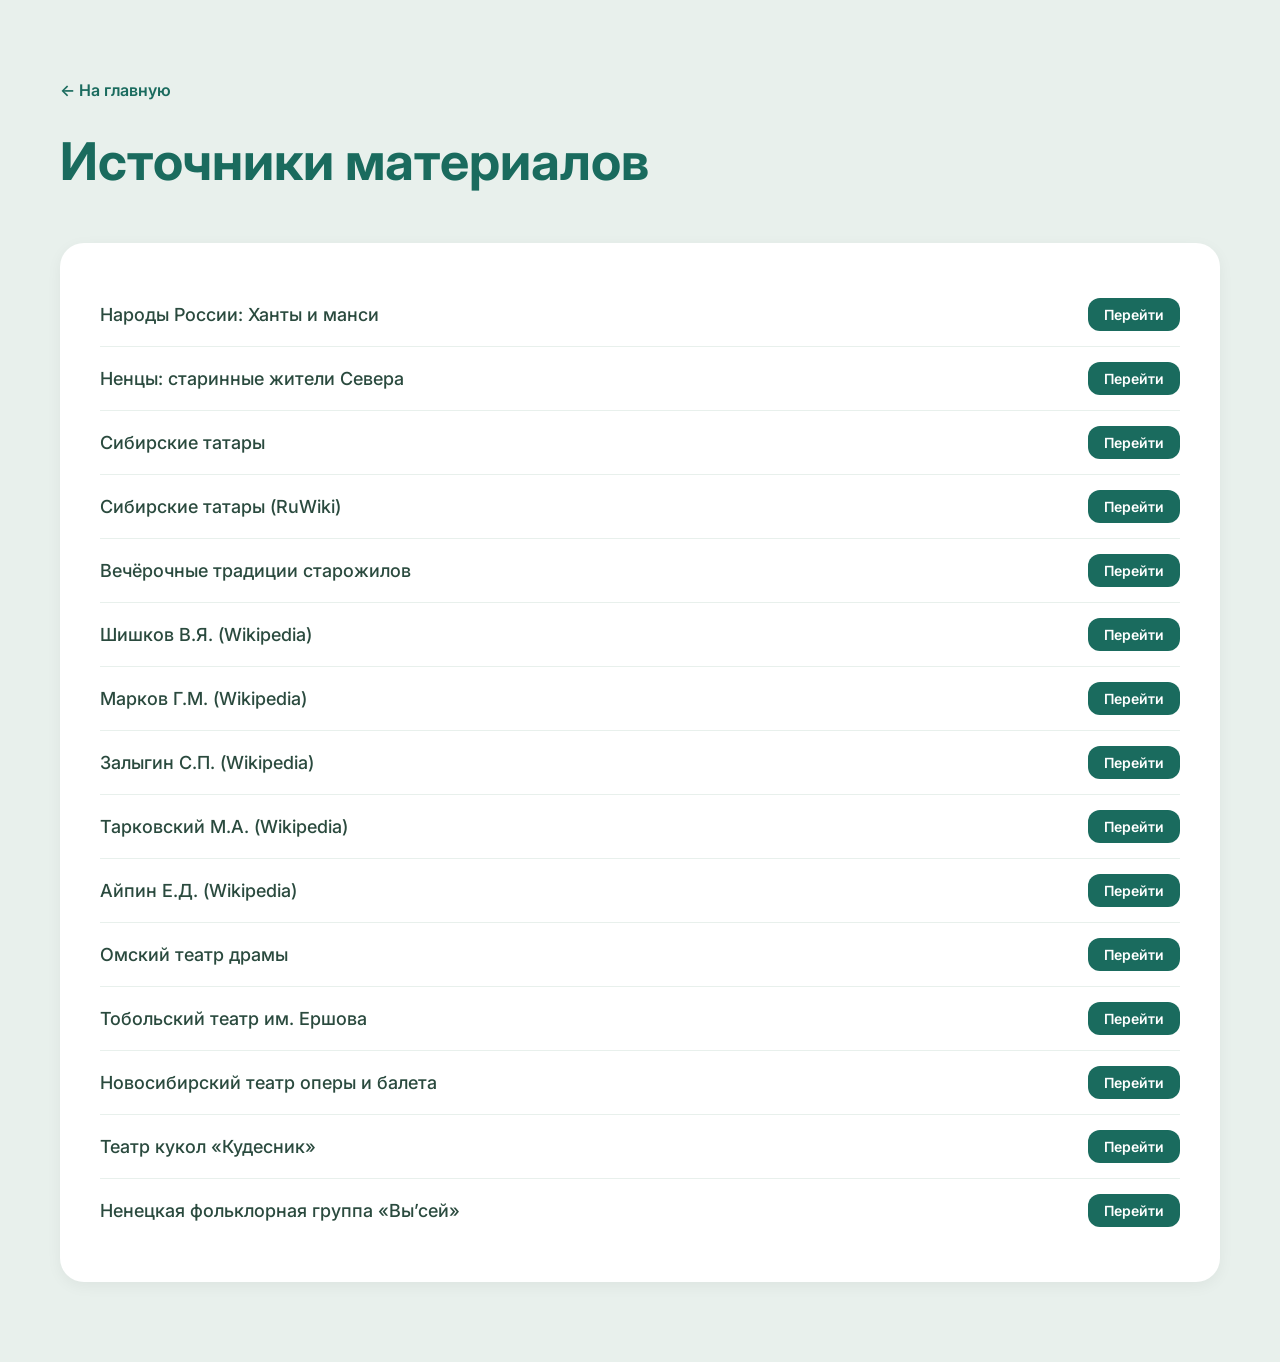
<file: sources.html>
<!DOCTYPE html>
<html lang="ru">
<head>
    <meta charset="UTF-8">
    <meta name="viewport" content="width=device-width, initial-scale=1.0">
    <link rel="icon" href="images/river.ico">
    <title>Источники материалов</title>
    <link rel="stylesheet" href="style.css">
    <link href="https://fonts.googleapis.com/css2?family=Inter:wght@300;400;500;600;700;800&display=swap" rel="stylesheet">
</head>
<body class="alt-bg">

    <main class="content-section">
        <a href="index.html" class="back-link">← На главную</a>
        <h2>Источники материалов</h2>
        <div class="sources-container">
            <ul class="sources-list">
                <li><span>Народы России: Ханты и манси</span> <a href="https://nasledie.digital/articles/narody-rossii-hanty-i-mansi/">Перейти</a></li>
                <li><span>Ненцы: старинные жители Севера</span> <a href="https://travelask.ru/articles/nentsy-starinnye-zhiteli-severa">Перейти</a></li>
                <li><span>Сибирские татары</span> <a href="https://travelask.ru/articles/sibirskie-tatary-hraniteli-kultury-sibirskih-narodov">Перейти</a></li>
                <li><span>Сибирские татары (RuWiki)</span> <a href="https://ru.ruwiki.ru/wiki/Сибирские_татары">Перейти</a></li>
                <li><span>Вечёрочные традиции старожилов</span> <a href="https://omsk-gcnt.ru/nematerialnoe-kulturnoe-nasledie/vechyerochnye-traditsii-russkikh-starozhilov-chaldonov-omskogo-priirtyshya/">Перейти</a></li>
                <li><span>Шишков В.Я. (Wikipedia)</span> <a href="https://ru.wikipedia.org/wiki/Шишков,_Вячеслав_Яковлевич">Перейти</a></li>
                <li><span>Марков Г.М. (Wikipedia)</span> <a href="https://ru.wikipedia.org/wiki/Марков,_Георгий_Мокеевич">Перейти</a></li>
                <li><span>Залыгин С.П. (Wikipedia)</span> <a href="https://ru.wikipedia.org/wiki/Залыгин,_Сергей_Павлович">Перейти</a></li>
                <li><span>Тарковский М.А. (Wikipedia)</span> <a href="https://ru.wikipedia.org/wiki/Тарковский,_Михаил_Александрович">Перейти</a></li>
                <li><span>Айпин Е.Д. (Wikipedia)</span> <a href="https://ru.wikipedia.org/wiki/Айпин,_Еремей_Данилович">Перейти</a></li>
                <li><span>Омский театр драмы</span> <a href="https://ru.wikipedia.org/wiki/Омский_академический_театр_драмы">Перейти</a></li>
                <li><span>Тобольский театр им. Ершова</span> <a href="https://ru.ruwiki.ru/wiki/Тобольский_драматический_театр_имени_П._П._Ершова">Перейти</a></li>
                <li><span>Новосибирский театр оперы и балета</span> <a href="https://ru.wikipedia.org/wiki/Новосибирский_театр_оперы_и_балета">Перейти</a></li>
                <li><span>Театр кукол «Кудесник»</span> <a href="https://quicktickets.ru/birobidzhan-teatr-kukol-kudesnik/contact">Перейти</a></li>
                <li><span>Ненецкая фольклорная группа «Вы’сей»</span> <a href="https://ocnk.yanao.ru/collective/neneczkaya-folklornaya-gruppa-vysej/">Перейти</a></li>
            </ul>
        </div>
    </main>

</body>
</html>
</file>
<file: style.css>
* {
    margin: 0;
    padding: 0;
    box-sizing: border-box;
}


body {
    font-family: 'Inter', sans-serif;
    background: #f0f4f2;
    color: #1a2e28;
}

.container {
    width: 100%;
    height: 100vh;
    background-image: url('images/Обь-Иртышский.png');
    background-size: cover;
    background-position: center;
    background-repeat: no-repeat;
    position: relative;
}

.container h1 {
    position: absolute;
    top: 100px;
    left: 170px;
    font-size: 100px;
    font-weight: 800;
    background: linear-gradient(90deg, #2ecc71, #27ae60, #1abc9c);
    -webkit-background-clip: text;
    background-clip: text;
    color: transparent;
}

.btn {
    position: absolute;
    top: 400px;
    left: 170px;
    padding: 16px 48px;
    font-size: 24px;
    font-weight: 600;
    color: white;
    background: linear-gradient(90deg, #2ecc71, #27ae60);
    border: none;
    border-radius: 60px;
    cursor: pointer;
    transition: opacity 0.2s;
}

.btn:hover {
    opacity: 0.9;
}


.content-section {
    max-width: 1600px;
    margin: 0 auto;
    padding: 80px 60px;
}

.alt-bg {
    background: #e8f0ec;
}

h2 {
    font-size: 52px;
    color: #1a6b5e;
    margin-bottom: 50px;
}

.peoples-grid {
    display: grid;
    grid-template-columns: repeat(4, 1fr);
    gap: 40px;
}

.card {
    background: white;
    border-radius: 20px;
    overflow: hidden;
    transition: transform 0.2s;
}

.card:hover {
    transform: translateY(-5px);
}

.card img {
    width: 100%;
    height: auto;
    object-fit: cover;
}

.card h3 {
    font-size: 28px;
    color: #1a6b5e;
    padding: 24px 24px 12px;
}

.card p {
    padding: 0 24px 24px;
    font-size: 18px;
    color: #2a4a3e;
    line-height: 1.6;
}

.block {
    display: flex;
    gap: 80px;
    align-items: center;
}

.block.reverse {
    flex-direction: row-reverse;
}

.block-text {
    flex: 1;
}

.block-text p {
    font-size: 20px;
    line-height: 1.7;
    color: #2a4a3e;
    margin-bottom: 20px;
}

.block-image {
    flex: 1;
}

.block-image img {
    width: 100%;
    height: auto;
    object-fit: cover;
    border-radius: 20px;
}

.authors {
    margin-top: 70px;
}

.authors h3 {
    font-size: 36px;
    color: #1a6b5e;
    margin-bottom: 40px;
}

.authors-grid {
    display: grid;
    grid-template-columns: repeat(5, 1fr);
    gap: 35px;
}

.author {
    text-align: left;
}

.author img {
    width: 100%;
    height: auto;
    object-fit: cover;
    border-radius: 16px;
}

.author p {
    margin-top: 16px;
    font-size: 16px;
    line-height: 1.5;
    color: #2a4a3e;
}

.theaters-grid {
    display: grid;
    grid-template-columns: repeat(4, 1fr);
    gap: 40px;
}

.theater-card {
    background: white;
    border-radius: 20px;
    overflow: hidden;
    text-align: center;
    object-fit: cover;
    transition: transform 0.2s;
}

.theater-card:hover {
    transform: translateY(-5px);
}

.theater-card img {
    width: 100%;
    height: 260px;
    object-fit: cover;
}

.theater-card h4 {
    font-size: 22px;
    color: #1a6b5e;
    padding: 20px 20px 10px;
}

.theater-card p {
    padding: 0 20px 24px;
    font-size: 16px;
    color: #5a7a6e;
    line-height: 1.5;
}

.festival {
    margin-top: 50px;
    padding: 28px;
    background: #d4ece2;
    text-align: center;
    border-radius: 20px;
    font-size: 20px;
    font-weight: 500;
    color: #1a5b4a;
}

.conclusion-section {
    background: linear-gradient(135deg, #1a6b5e, #0d4f3a);
    padding: 80px 60px;
}

.conclusion-wrapper {
    max-width: 1600px;
    margin: 0 auto;
    display: flex;
    align-items: center;
    gap: 80px;
}

.conclusion-text {
    flex: 1;
}

.conclusion-text .quote {
    font-size: 34px;
    color: white;
    margin-top: 30px;
}

.conclusion-text h2 {
    font-size: 42px;
    color: white;
    margin-bottom: 20px;
}

.conclusion-text .sub {
    font-size: 22px;
    color: rgba(255, 255, 255, 0.85);
    line-height: 1.5;
}

.conclusion-map {
    flex: 1;
}

.map-card {
    background: white;
    border-radius: 24px;
    overflow: hidden;
    box-shadow: 0 12px 28px rgba(0, 0, 0, 0.25);
    transition: all 0.25s ease;
}

.map-card:hover {
    transform: scale(1.02);
    box-shadow: 0 18px 36px rgba(0, 0, 0, 0.3);
}

.map-title {
    background: #1a6b5e;
    color: white;
    padding: 12px 16px;
    font-size: 15px;
    font-weight: 600;
    text-align: center;
}

.map-iframe {
    width: 100%;
    height: 320px;
    display: block;
}

@media (max-width: 1024px) {
    .peoples-grid { grid-template-columns: repeat(2, 1fr); }
    .authors-grid { grid-template-columns: repeat(3, 1fr); }
    .theaters-grid { grid-template-columns: repeat(2, 1fr); }
    .container h1 { font-size: 70px; left: 60px; top: 60px; }
    .btn { left: 60px; top: 320px; }
    .content-section { padding: 60px 40px; }
    h2 { font-size: 44px; }
    .conclusion-wrapper { gap: 50px; }
}

@media (max-width: 900px) {
    .conclusion-wrapper {
        flex-direction: column;
        text-align: center;
        gap: 40px;
    }
    .conclusion-text h2 {
        text-align: center;
    }
    .map-card {
        max-width: 500px;
        margin: 0 auto;
    }
}

.back-link {
    display: inline-block;
    margin-bottom: 30px;
    color: #1a6b5e;
    text-decoration: none;
    font-weight: 600;
    transition: color 0.2s;
}

.back-link:hover {
    color: #27ae60;
}

.sources-container {
    background: white;
    padding: 40px;
    border-radius: 24px;
    box-shadow: 0 4px 15px rgba(0,0,0,0.05);
}

.sources-list {
    list-style: none;
}

.sources-list li {
    display: flex;
    justify-content: space-between;
    align-items: center;
    padding: 15px 0;
    border-bottom: 1px solid #e8f0ec;
    font-size: 18px;
    color: #2a4a3e;
}

.sources-list li:last-child {
    border-bottom: none;
}

.sources-list li span {
    font-weight: 500;
    margin-right: 20px;
}

.sources-list li a {
    color: white;
    background: #1a6b5e;
    padding: 8px 16px;
    border-radius: 12px;
    text-decoration: none;
    font-size: 14px;
    font-weight: 600;
    transition: background 0.2s;
    white-space: nowrap;
}

.sources-list li a:hover {
    background: #27ae60;
}

/* Адаптивность для мобилок */
@media (max-width: 600px) {
    .sources-list li {
        flex-direction: column;
        align-items: flex-start;
        gap: 10px;
    }
    
    .sources-container {
        padding: 20px;
    }
}

@media (max-width: 768px) {
    .peoples-grid { grid-template-columns: 1fr; }
    .authors-grid { grid-template-columns: repeat(2, 1fr); }
    .theaters-grid { grid-template-columns: 1fr; }
    .block { flex-direction: column; }
    .block.reverse { flex-direction: column; }
    .container h1 { font-size: 42px; left: 30px; top: 40px; }
    .btn { left: 30px; top: 220px; padding: 12px 32px; font-size: 18px; }
    .content-section { padding: 40px 24px; }
    h2 { font-size: 32px; }
    .conclusion-section { padding: 50px 30px; }
    .conclusion-text .quote { font-size: 24px; }
    .conclusion-text h2 { font-size: 28px; }
    .conclusion-text .sub { font-size: 18px; }
    .map-iframe { height: 260px; }
}

@media (max-width: 500px) {
    .authors-grid { grid-template-columns: 1fr; }
}
</file>
